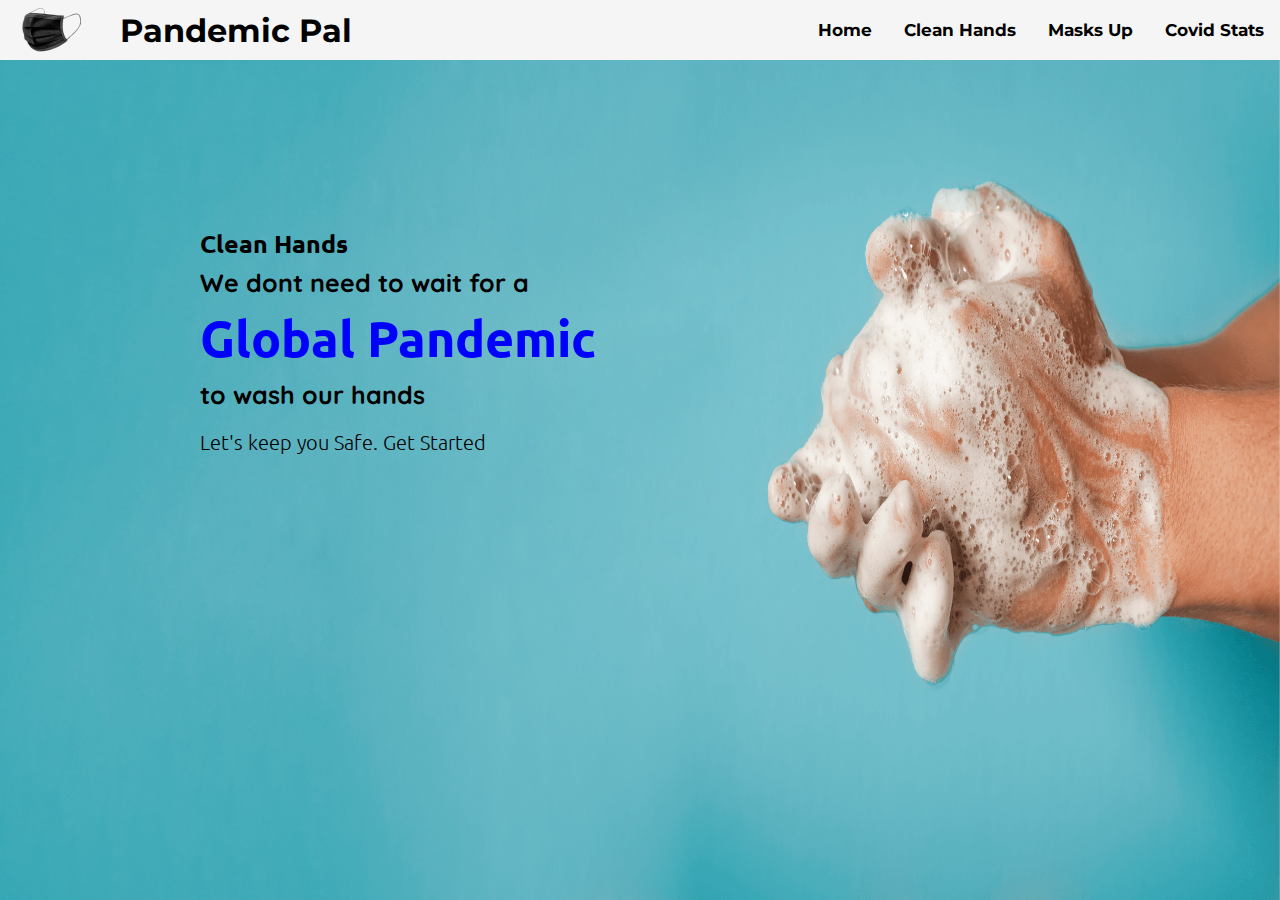
<file: pages/hand.html>
<!DOCTYPE html>
<html lang="en">
<head>
    <meta charset="UTF-8">
    <meta http-equiv="X-UA-Compatible" content="IE=edge">
    <meta name="viewport" content="width=device-width, initial-scale=1.0">
    <link rel="icon" href="../assets/favicon.png" type="image/x-icon">
    <style>
        @import url('https://fonts.googleapis.com/css2?family=Montserrat:wght@100&display=swap');
        </style>
    <style>
        @import url('https://fonts.googleapis.com/css2?family=Ubuntu:wght@500&display=swap');
        </style>
    <style>
        @import url('https://fonts.googleapis.com/css2?family=Quicksand:wght@300&display=swap');
        </style>
    <link rel="stylesheet" href="https://cdnjs.cloudflare.com/ajax/libs/font-awesome/4.7.0/css/font-awesome.min.css">
    <link href="../stylesheets/hand-style.css" rel="stylesheet">
    <script src="../script/script.js"></script>
    <title> Hand Wash Reminder </title>
</head>
<body onload="lastline()">
    <div class="topnav-left" id="heading">
        <a href="../index.html"><img src="../assets/mask-dark.png" id="symbol"></a>
        <a href="../index.html"><h1> Pandemic Pal </h1></a>
    </div>

    <div class="topnav" id="myTopnav">
        <a id="fir" href="../pages/covid.html"> Covid Stats </a>
        <a href="../pages/mask.html"> Masks Up </a>
        <a href="../pages/hand.html"> Clean Hands </a>
        <a href="../index.html"> Home </a>
        <a href="javascript:void(0);" class="icon" onclick="myFunction()">
            <i class="fa fa-bars"></i>
        </a>
    </div>

    <div class="hero-container">
        <h1 id="med-bold"> Clean Hands </h1>
        <h1 id="l1"> We dont need to wait for a </h1>
        <h1 id="main"> Global Pandemic </h1>
        <h1 id="l2"> to wash our hands </h1>
        <h3 id="small-thin"> Let's keep you Safe. 
            <a id="last-text" href="../pages/hand2.html"> Get Started </a> 
            <a href="../pages/hand3.html" id="stats"> Hand Wash Stats </a>
        </h3>
    </div>
</body>
</html>
</file>
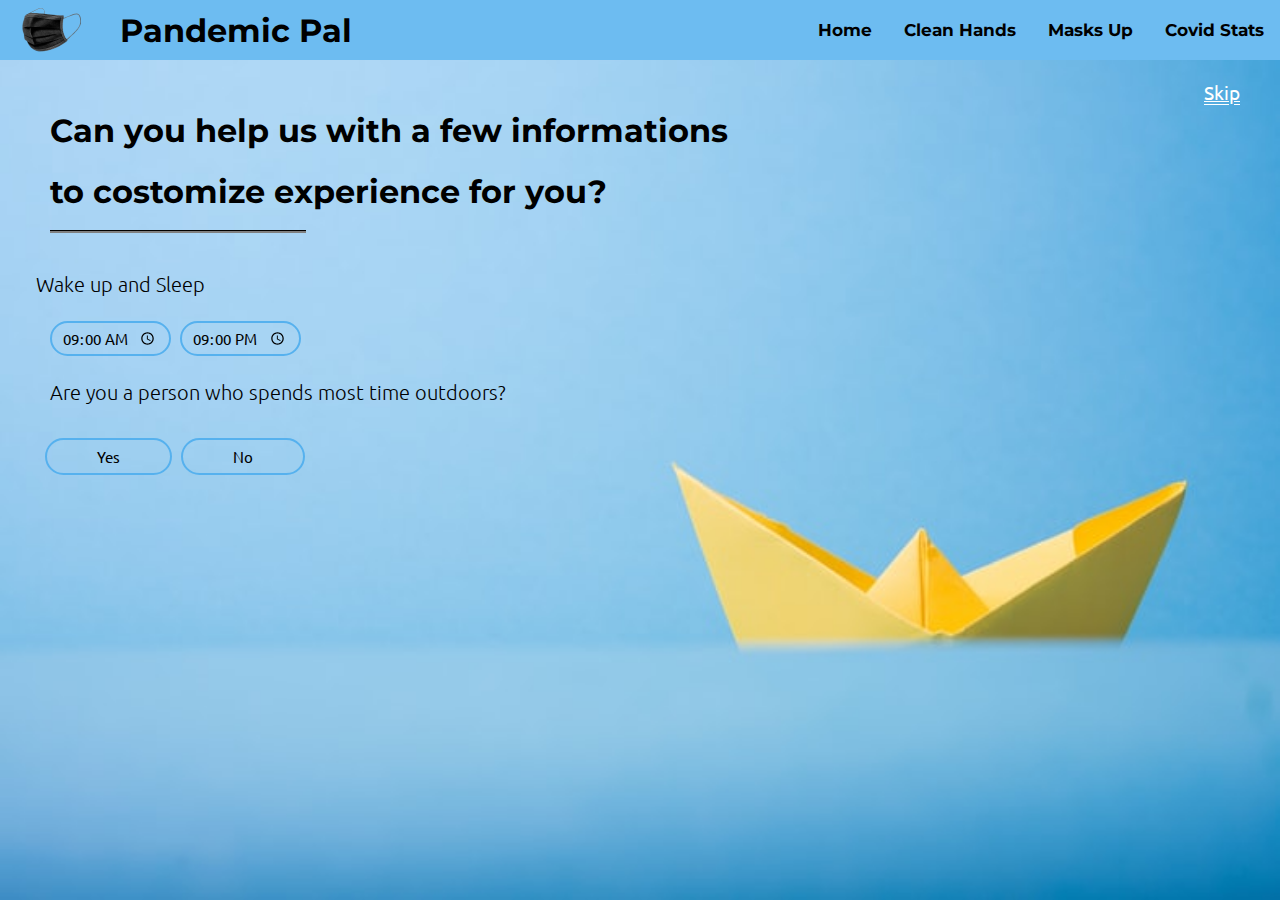
<file: pages/hand2.html>
<!DOCTYPE html>
<html lang="en">
<head>
    <meta charset="UTF-8">
    <meta http-equiv="X-UA-Compatible" content="IE=edge">
    <meta name="viewport" content="width=device-width, initial-scale=1.0">
    <link rel="icon" href="../assets/favicon.png" type="image/x-icon">
    <style>
        @import url('https://fonts.googleapis.com/css2?family=Montserrat:wght@100&display=swap');
        </style>
    <style>
        @import url('https://fonts.googleapis.com/css2?family=Ubuntu:wght@500&display=swap');
        </style>
    <style>
        @import url('https://fonts.googleapis.com/css2?family=Quicksand:wght@300&display=swap');
        </style>
    <link rel="stylesheet" href="https://cdnjs.cloudflare.com/ajax/libs/font-awesome/4.7.0/css/font-awesome.min.css">
    <link href="../stylesheets/hand2-style.css" rel="stylesheet">
    <script src="../script/script.js"></script>
    <title> Hand Wash Reminder </title>
</head>
<body>

    <div class="topnav-left" id="heading">
        <a href="../index.html"><img src="../assets/mask-dark.png" id="symbol"></a>
        <a href="../index.html"><h1> Pandemic Pal </h1></a>
    </div>

    <div class="topnav" id="myTopnav">
        <a id="fir" href="../pages/covid.html"> Covid Stats </a>
        <a href="../pages/mask.html"> Masks Up </a>
        <a href="../pages/hand.html"> Clean Hands </a>
        <a href="../index.html"> Home </a>
        <a href="javascript:void(0);" class="icon" onclick="myFunction()">
            <i class="fa fa-bars"></i>
        </a>
    </div>

    <a href="../index.html" class="skip"> Skip </a>

    <div class="hero-content">
        <h1 id="l2" class="med"> Can you help us with a few informations </h1>
        <h1 id="sl1" class="med"> Can you help us with a few informations to costomize </h1>
        <h1 id="sl2" class="med"> experience for you? </h1>
        <h1 id="l2" class="med"> to costomize experience for you? </h1>
    </div>

    <hr> <hr/> 

    <div class="questions">
        <h1 class="labels"> Wake up and Sleep </h1>
        <input type="time" value="09:00" class="time" id="wake_up_time">
        <input type="time" value="21:00" class="time" id="sleep_time">
        <h1 id="q2" class="labels"> Are you a person who spends most time outdoors? </h1>
        <button class="outdoor" onclick="outdoors_t()"> Yes </button>
        <button class="outdoor" onclick="outdoors_f()"> No </button>
    </div>

    <audio id="sound" loop>
        <source src="../alert/handwash.mp3" type="audio/mp3">
    </audio>
    <p id="time"></p>
    <div class="buttons">
        <h1 id="message"> </h1>
        <h1 id="message2"> </h1>
        <h1 id="message3"> </h1>
        <button id="continue" onclick="remindMe()"> Continue </button>
    </div>

    <div class="next">
        <a id="next" href="./hand3.html"> Next &rArr; </a>
    </div>
    
</body>
</html>
</file>
<file: stylesheets/hand-style.css>
body {
    margin: 0;
    font-family: 'Montserrat', sans-serif;
    background-image: url("../assets/bg-hand.png");
    background-size: 100vw 100vh;
    background-repeat: no-repeat;
    overflow: hidden;
    background-position: initial;
}
.topnav {
    overflow: hidden;
    background-color: whitesmoke;
    height: 60px;
    transition: 0.5s;
}

.topnav-left {
    overflow: hidden;
    background-color: whitesmoke;
}

.topnav-left img {
    position: absolute;
    float: left;
    top: 5px;
    padding-left: 20px;
    height: 50px;
} 

.topnav-left h1 {
    position: absolute;
    float: right;
    display: block;
    color: black;
    font-weight: bolder;
    top: -10px;
    margin-left: 120px;
    text-align: center;
    text-decoration: none;
}

.topnav-left h1:hover {
    animation: in 1s ease-out forwards;
}

@keyframes in {
    0% {
        letter-spacing: 3px;
    }

    30% {
        letter-spacing: 6px;
    }

    100% {
        letter-spacing: 9px;
    }
}
  
.topnav a {
    float: right;
    display: block;
    color: black;
    font-weight: bolder;
    text-align: center;
    padding: 20px 16px;
    text-decoration: none;
    font-size: 17px;
    -webkit-transition: color 0.5s;
    transition: color 0.5s;
}
  
.topnav a:hover {
    color: black;
}
  
.topnav .icon {
    display: none;
}
  
@media screen and (max-width: 768px) {
    .topnav a {display: none;}
    .topnav a.icon {
    float: right;
    display: block;
    }
}
  
@media screen and (max-width: 768px) {
    .topnav.responsive {
        position: relative;
        height: 100vh;
    }
    .topnav.responsive .icon {
        position: absolute;
        color: black;
        right: 0;
        top: 0;
    }
    .topnav.responsive a {
        float: none;
        display: block;
        text-align: center;
    }

    .topnav.responsive #fir {
        margin-top: 200px;
    }
    
}

@media screen and (max-width: 768px) {
    body {
    background-image: url("../assets/bg-hand2.jpg");
    background-size: 100vw 100vh;
    background-repeat: no-repeat;
    background-position: initial;
    }

    .topnav {
        overflow: hidden;
        background-color: rgb(109, 188, 241);
        height: 60px;
        transition: 0.5s;
    }
    
    .topnav-left {
        overflow: hidden;
        background-color: rgb(109, 188, 241);
    }

    .topnav-left img {
        position: absolute; 
        float: left;
        top: 8px;
        padding-left: 20px;
        height: 40px;
    }

    .topnav-left h1 {
        position: absolute;
        float: right;
        display: block;
        color: black;
        font-weight: bold;
        font-size: 20px;
        top: 5px;
        margin-left: 100px;
        text-align: center;
        text-decoration: none;
    }
    
}

.hero-container {
    position: relative;
    top: 150px;
    padding-left: 200px;
    cursor: default;
}

#med-bold {
    font-size: 25px;
    font-family: 'Ubuntu', sans-serif;
}

#l1 {
    position: relative;
    font-size: 25Px;
    top: -10px;
    font-family: 'Quicksand', sans-serif;   
}

#l2{
    position: relative;
    font-size: 25px;
    top: -60px;
    font-family: 'Quicksand', sans-serif;    
}

#main {
    position: relative;
    font-family: 'Ubuntu', sans-serif;
    color: blue;
    font-size: 50px;
    top: -35px;
}

#small-thin {
    position: relative;
    font-weight: lighter;
    font-family: 'Ubuntu', sans-serif ;
    font-size: 20px;
    top: -60px;
}

.hero-container a {
    position: relative;
    font-family: 'Ubuntu', sans-serif ;
    text-decoration: none;
    color: black;
    transition: 0.5s;
    font-size: 20px;
}

.hero-container a:hover {
    font-size: 25px;
    color: blueviolet;
}

@media screen and (max-width: 786px) {

    .hero-container {
        position: relative;
        top: 60vh;
        float: right;
        padding-right: 15px;
        text-align: right;
        padding-left: 30px;
    }

    #med-bold {
        display: none;
    }

    #l1 {
        position: relative;
        font-size: 15px;
        top: 1px;
        color: white;
        font-family: 'Quicksand', sans-serif;   
    }

    #l2{
        position: relative;
        font-size: 15px;
        top: -20px;
        color: white;
        font-family: 'Quicksand', sans-serif;    
    }

    #main {
        position: relative;
        font-family: 'Ubuntu', sans-serif;
        color: orangered;
        font-size: 30px;
        top: -10px;
    }

    #small-thin {
        position: relative;
        font-weight: lighter;
        font-family: 'Ubuntu', sans-serif ;
        color: white;
        font-size: 15px;
        top: 380px;
    }

    .hero-container a {
        position: relative;
        font-family: 'Ubuntu', sans-serif ;
        text-decoration: none;
        top: -75vh;
        color: white;         
        transition: 0.5s;
        font-size: 20px;
    }

    .hero-container a:hover {
        font-size: 25px;
        color: orangered;
    }

    #stats {
        position: relative;
        top: -75vh;
    }

}

#stats {
    position: relative;
    display: block;
}
</file>
<file: stylesheets/hand2-style.css>
body {
    margin: 0;
    font-family: 'Montserrat', sans-serif;
    background-image: url("../assets/bg-hand3.jpg");
    background-size: 100vw 100vh;
    background-repeat: no-repeat;
    overflow: hidden;
    background-position: initial;
}

.topnav {
    overflow: hidden;
    background-color: rgb(109, 188, 241);
    height: 60px;
    transition: 0.5s;
}

.topnav-left {
    overflow: hidden;
    background-color: rgb(109, 188, 241);
}

.topnav-left img {
    position: absolute;
    float: left;
    top: 5px;
    padding-left: 20px;
    height: 50px;
} 

.topnav-left h1 {
    position: absolute;
    float: right;
    display: block;
    color: black;
    font-weight: bolder;
    top: -10px;
    margin-left: 120px;
    text-align: center;
    text-decoration: none;
}

.topnav-left h1:hover {
    animation: in 1s ease-out forwards;
}

@keyframes in {
    0% {
        letter-spacing: 3px;
    }

    30% {
        letter-spacing: 6px;
    }

    100% {
        letter-spacing: 9px;
    }
}
  
.topnav a {
    float: right;
    display: block;
    color: black;
    font-weight: bolder;
    text-align: center;
    padding: 20px 16px;
    text-decoration: none;
    font-size: 17px;
    -webkit-transition: color 0.5s;
    transition: color 0.5s;
}
  
.topnav a:hover {
    color: black;
}
  
.topnav .icon {
    display: none;
}
  
@media screen and (max-width: 786px) {
    .topnav a {display: none;}
    .topnav a.icon {
    float: right;
    display: block;
    }
}
  
@media screen and (max-width: 786px) {
    .topnav.responsive {
        position: relative;
        height: 100vh;
    }
    .topnav.responsive .icon {
        position: absolute;
        color: black;
        right: 0;
        top: 0;
    }
    .topnav.responsive a {
        float: none;
        display: block;
        text-align: center;
    }

    .topnav.responsive #fir {
        margin-top: 200px;
    }
    
}

@media screen and (max-width: 786px) { 
    body {
    background-image: url("../assets/bg-hand4.jpg");
    background-size: 100vw 100vh;
    background-repeat: no-repeat;
    background-position: initial;
    overflow: hidden;
    }

    .topnav-left img {
        position: absolute;
        float: left;
        top: 8px;
        padding-left: 20px;
        height: 40px;
    }

    .topnav-left h1 {
        position: absolute;
        float: right;
        display: block;
        color: black;
        font-weight: bold;
        font-size: 20px;
        top: 5px;
        margin-left: 100px;
        text-align: center;
        text-decoration: none;
    }
    
}

#sl1, #sl2 {
    display: none;
}

.skip {
    position: relative;
    font-family: 'Ubuntu', sans-serif;
    font-size: larger;
    text-decoration-style: double;
    color: white;
    float: right;
    top: 20px;
    right: 40px;
}

.hero-content .med {
    position: relative;
    padding-left: 50px;
    cursor: default;
    top: 50px;
}

#l2 {
    position: relative;
    top: 30px;
}

hr {
    position: relative;
    float: left;
    border:none;
    border-top:1px solid black;
    color: black;
    top: 20px;
    left: 50px;
    background-color:grey;
    height:2px;
    width:10%;
  }

.buttons {
    position: relative;
    padding-left: 50px;
    top: 100px;
}

.questions h1 {
    position: relative;
    font-family: 'Ubuntu', sans-serif;
    cursor: default;
    color: black;
    font-weight: 300;
    top: 70px;
    left: -220px;
    font-size: 20px;
    padding-bottom: 20px;
}

.questions .time {
    background-color: transparent;
    font-family: 'Ubuntu', sans-serif;
    font-size: 15px;
    border: 2px solid rgb(86, 177, 238);
    outline: none;
    color: black;
    padding: 5px 10px;
    border-radius: 50px;
    position: relative;
    transition: 0.5s;
}

.questions #wake_up_time {
    top: 60px;
    left: 50px;
}

.questions #sleep_time {
    top: 60px;
    left: 55px;
}

.questions .time:hover {
    cursor: pointer;
    background-color: rgb(109, 188, 241) ;
}

.questions .time:focus {
    background-color: rgb(109, 188, 241) ;
}

#q2 {
    top: 70px;
    left: 50px;
}

.questions button {
    position: relative;
    background: transparent;
    border: 2px solid rgb(86, 177, 238);
    border-radius: 50px;
    font-family: 'Ubuntu', sans-serif;
    font-size: 15px;
    padding: 7px 50px;
    top: 70px;
    left: 40px;
    margin-left: 5px;
    transition: 0.5s;
}

.questions button:hover {
    cursor: pointer;
    background: rgb(109, 188, 241);
}

.questions button:focus {
    background: rgb(109, 188, 241);
}

#message {
    position: relative;
    font-family: 'Ubuntu', sans-serif;
    top: -20px;
    font-size: 21px;
    font-weight: lighter;
}

#message2 {
    position: relative;
    font-family: 'Ubuntu', sans-serif;
    top: -20px;
    font-size: 15px;
    font-weight: lighter;
}

#message3 {
    position: relative;
    font-family: 'Ubuntu', sans-serif;
    top: -46px;
    left: 110px;
    font-size: 15px;
    font-weight: lighter;
}

.buttons button {
    position: absolute;
    font-family: 'Ubuntu', sans-serif;
    display: none;
    color: black;
    font-size: 15px;
    font-weight: bolder;
    background: transparent;
    border: none;
    outline: none;
    cursor: pointer;
    font-weight: lighter;
    top: 18px;
    left: 85px;
    transition: 0.5s;
}

.buttons button:hover {
    color: blueviolet;
}

#next {
    position: relative;
    display: none;
    text-decoration: none;
    color: black;
    font-family: 'Ubuntu', sans-serif;
    left: 350px;
    top: 26px;
    transition: 0.5s;
}

#next:hover {
    font-size: larger;
    color: blueviolet;
}

@media screen and (max-width: 786px){
    .skip {
        text-decoration-style: double;
        font-size: 15px;
        color: black;
        float: none;
        left: 300px;
    }

    .hero-content {
        position: relative;
        top: -7vh;
    }

    #l1, #l2 {
        display: none;
    }
    
    #sl1 {
        position: relative;
        display: block;
        left: -30px;
        font-size: 18px;
        top: 30px;
    }

    #sl2 {
        position: relative;
        display: block;
        left: -30px;
        top: 17px;
        font-size: 18px;
    }

    hr {
        position: relative;
        float: left;
        border:none;
        border-top:1px solid black;
        color: black;
        top: -6vh;
        left: 20px;
        background-color:grey;
        height:2px;
        width:10%;
    }

    .questions h1 {
        position: relative;
        font-family: 'Ubuntu', sans-serif;
        cursor: default;
        color: black;
        font-weight: 300;
        top: -1vh;
        left: -50px;
        font-size: 17px;
        padding-bottom: 20px;
    }
    

    .buttons {
        position: relative;
        padding-left: 30px;
        top: -50px;
    }    

    .questions .time {
    background-color: transparent;
    font-family: 'Ubuntu', sans-serif;
    font-size: 15px;
    border: 2px solid rgb(47, 161, 238);
    outline: none;
    color: black;
    padding: 5px 10px;
    border-radius: 50px;
    position: relative;
    transition: 0.5s;
    }

    .questions #wake_up_time {
        top: -1vh;
        left: 20px;
    }

    .questions #sleep_time {
        top: -1vh;
        left: 25px;
    }

    #q2 {
        top: -1vh;
        left: 20px;
        font-size: 17px;
        line-height: 30px;
    }

    .questions button {
        position: relative;
        background: transparent;
        border: 2px solid rgb(8, 105, 170);
        border-radius: 50px;
        font-family: 'Ubuntu', sans-serif;
        font-size: 15px;
        padding: 7px 50px;
        top: -3vh;
        left: 10px;
        margin-left: 5px;
        transition: 0.5s;
    }

    .questions button:hover {
        background: rgb(37, 157, 236);
    }
    
    .questions button:focus {
        background: rgb(37, 157, 236);
    }

    #message {
        max-width: 300px;
        top: 40px;
        left: -15px;
        font-size: 15px;
        font-weight: lighter;
    }

    #message2 {
        top: 50px;
        left: -20px;
        font-size: 15px;
        font-weight: lighter;
    }

    #continue {
        top: 93px;
        left: 45px;
    }

    #message3 {
        top: 23px;
        left: 92px;
        font-size: 15px;
        font-weight: lighter;
    }

    .buttons button {
        position: absolute;
        font-family: 'Ubuntu', sans-serif;
        display: none;
        color: black;
        font-size: 15px;
        font-weight: lighter;
        background: transparent;
        border: none;
        outline: none;
        cursor: pointer;
        top: 55px;
        left: 78px;
        transition: 0.5s;
    }

    #next {
        position: relative;
        display: none;
        text-decoration: none;
        color: black;
        font-family: 'Ubuntu', sans-serif;
        left: 10px;
        top: -5vh;
        transition: 0.5s;
    }
}
</file>
